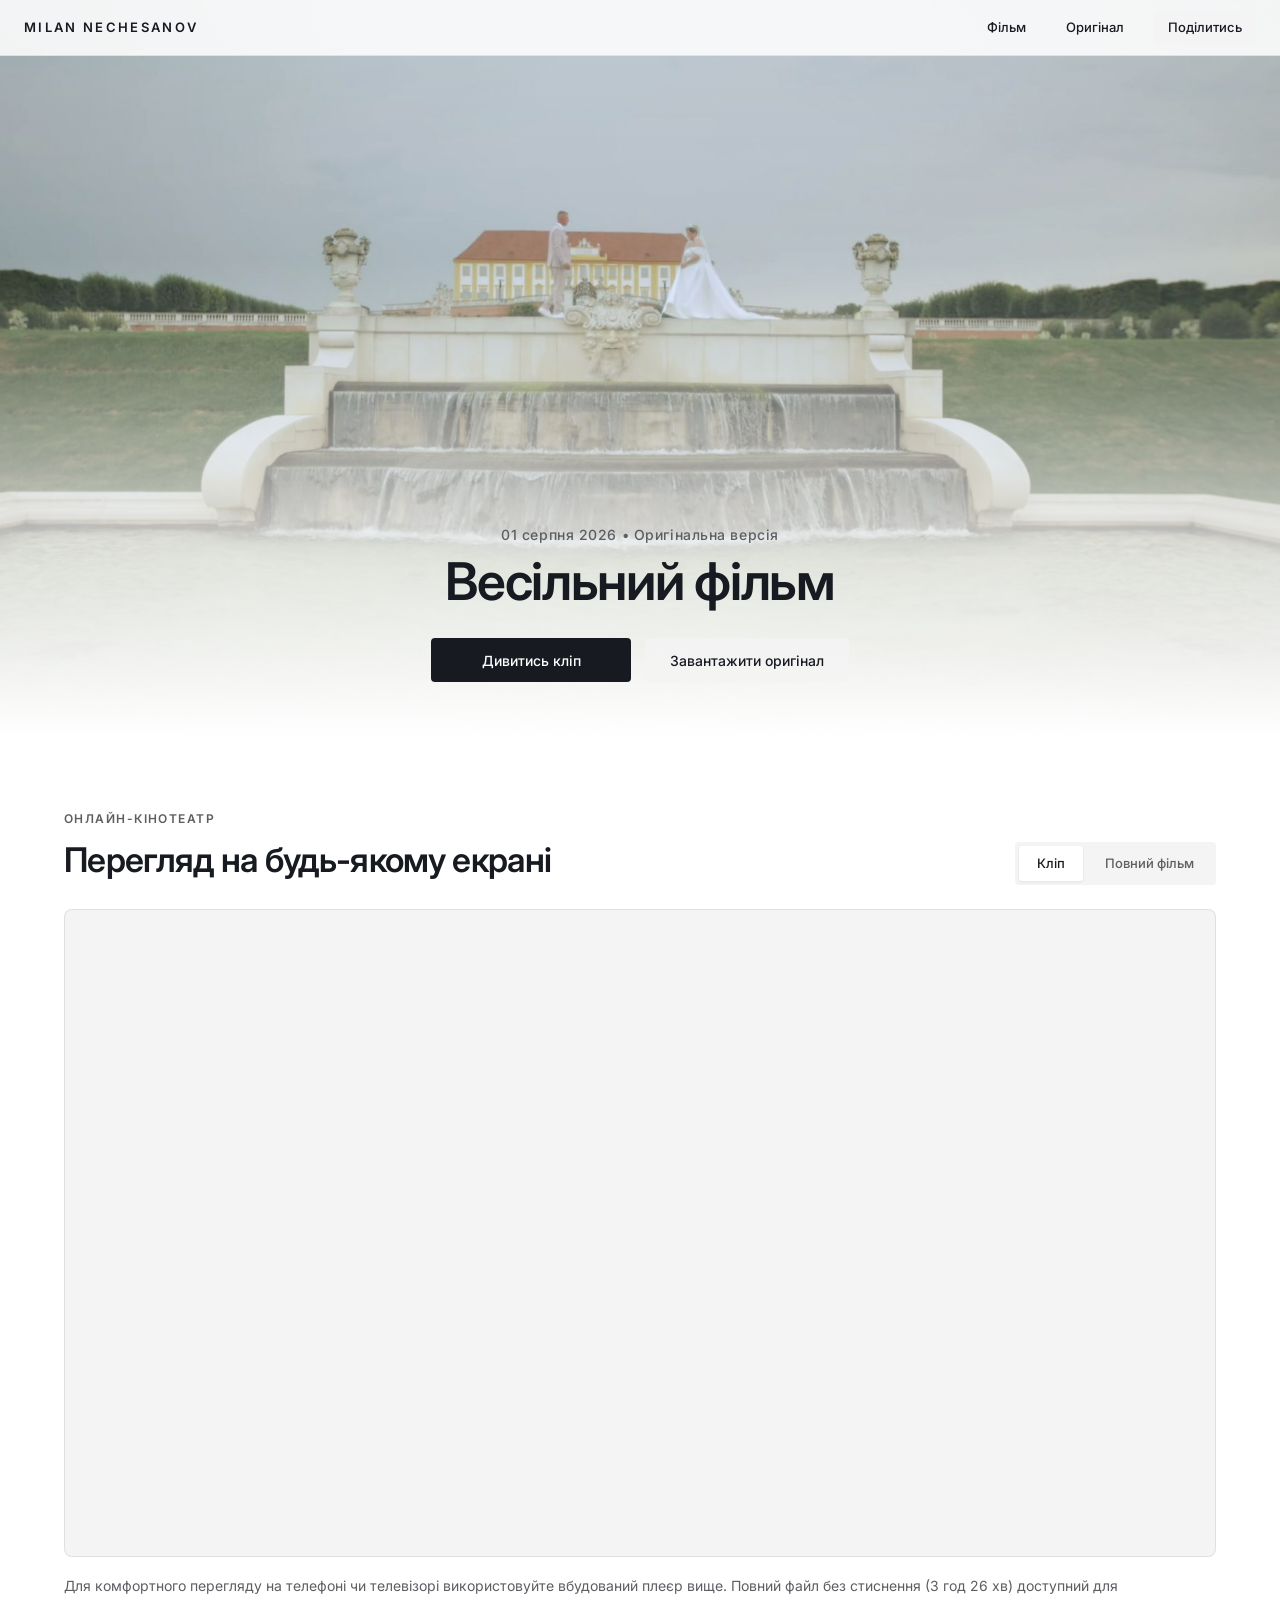
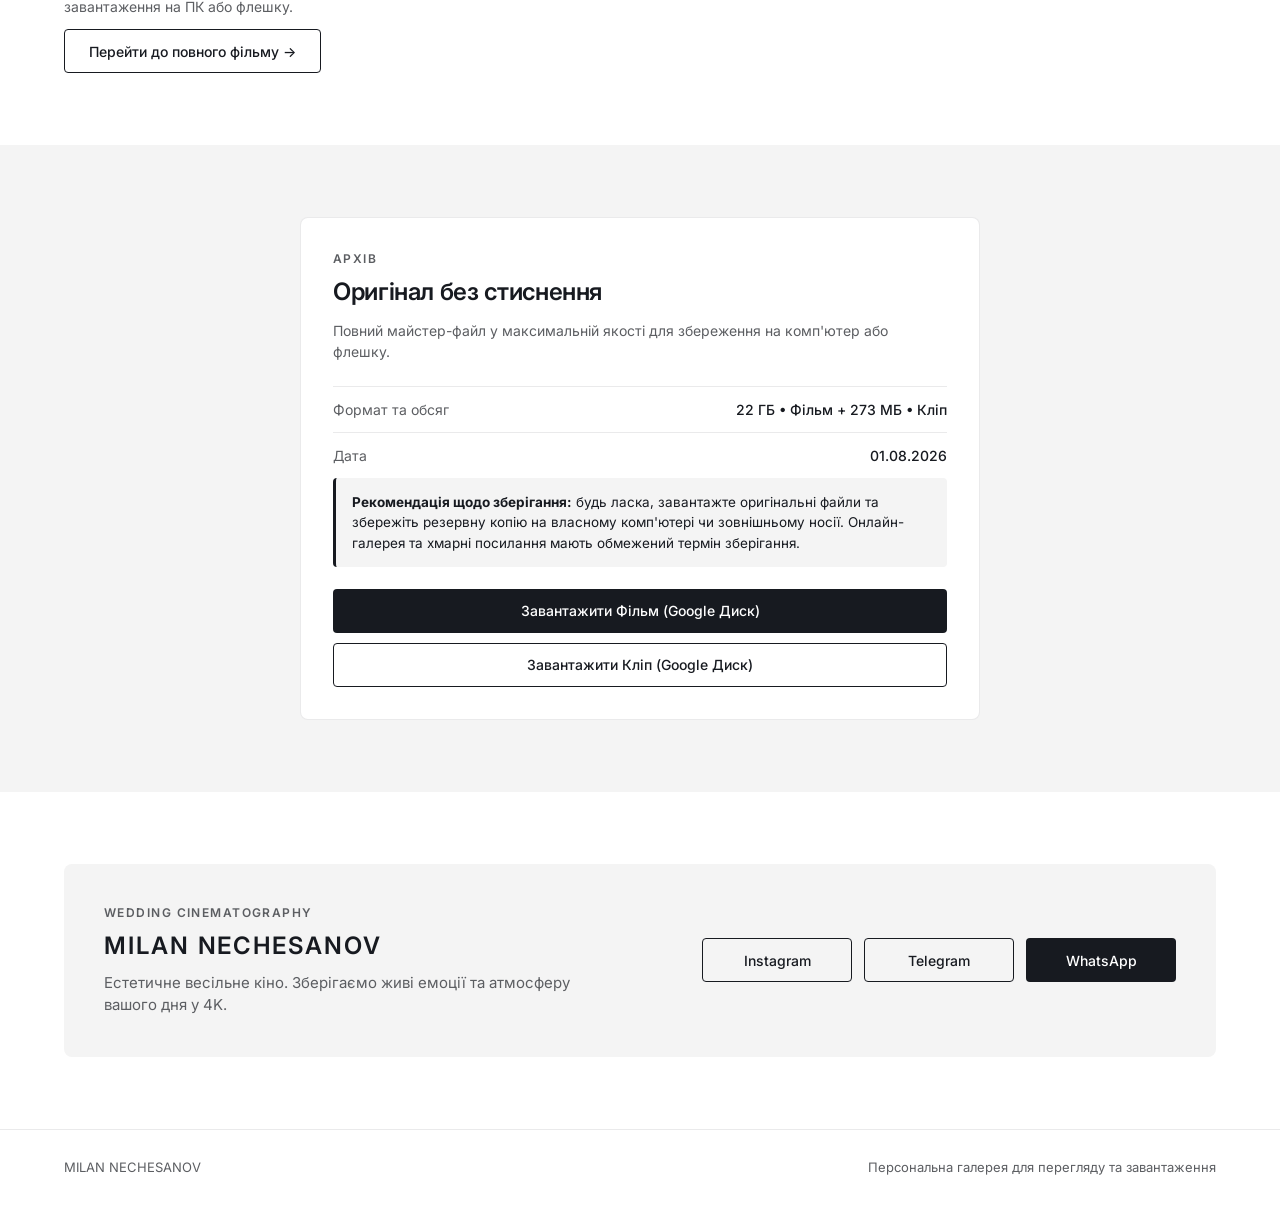
<file: index.html>
<!DOCTYPE html>
<html lang="uk">
<head>
  <meta charset="UTF-8" />
  <meta name="viewport" content="width=device-width, initial-scale=1.0, viewport-fit=cover" />
  <title>Весільний фільм (01.08.2026) — MILAN NECHESANOV</title>
  <meta name="description" content="01 серпня 2026 • Оригінальна версія. Онлайн-перегляд кліпу та повного фільму + завантаження оригіналу." />
  <meta name="theme-color" content="#FFFFFF" />

  <!-- Open Graph / Instagram / Telegram / WhatsApp Preview -->
  <meta property="og:type" content="website" />
  <meta property="og:site_name" content="MILAN NECHESANOV" />
  <meta property="og:title" content="Весільний фільм (01.08.2026) — MILAN NECHESANOV" />
  <meta property="og:description" content="01 серпня 2026 • Оригінальна версія. Онлайн-перегляд кліпу та повного фільму + завантаження оригіналу." />
  <meta property="og:image" content="https://milanpaparazzi.github.io/milan-films/assets/cover-01-08-26.jpg" />
  <meta property="og:image:width" content="1920" />
  <meta property="og:image:height" content="1080" />
  <meta property="og:url" content="https://milanpaparazzi.github.io/milan-films/" />

  <meta name="twitter:card" content="summary_large_image" />
  <meta name="twitter:title" content="Весільний фільм (01.08.2026) — MILAN NECHESANOV" />
  <meta name="twitter:description" content="01 серпня 2026 • Оригінальна версія. Онлайн-перегляд кліпу та повного фільму + завантаження оригіналу." />
  <meta name="twitter:image" content="https://milanpaparazzi.github.io/milan-films/assets/cover-01-08-26.jpg" />

  <link rel="preconnect" href="https://fonts.googleapis.com" />
  <link rel="preconnect" href="https://fonts.gstatic.com" crossorigin />
  <link href="https://fonts.googleapis.com/css2?family=Inter:wght@400;500;600&display=swap" rel="stylesheet" />
  <link rel="stylesheet" href="styles.css" />
</head>
<body>
  <!-- Minimalist Tesla-inspired sticky header -->
  <header class="top-nav">
    <a href="#" class="brand-wordmark" id="brand-wordmark">MILAN NECHESANOV</a>
    <nav class="nav-actions" aria-label="Навігація">
      <a href="#cinema" class="nav-link">Фільм</a>
      <a href="#download" class="nav-link">Оригінал</a>
      <button type="button" class="nav-pill" id="nav-share-btn">Поділитись</button>
    </nav>
  </header>

  <main>
    <!-- Hero Section -->
    <section class="hero" id="hero">
      <div class="hero-media">
        <img id="hero-cover" src="assets/cover-01-08-26.jpg" alt="Обкладинка весільного фільму" />
        <div class="hero-gradient"></div>
      </div>

      <div class="hero-content">
        <p class="hero-eyebrow" id="hero-subtitle">01 серпня 2026 • Оригінальна версія</p>
        <h1 class="hero-title" id="hero-title">Весільний фільм</h1>
        <div class="hero-cta-group">
          <a href="#cinema" class="btn btn-primary">Дивитись кліп</a>
          <a href="#download" class="btn btn-secondary">Завантажити оригінал</a>
        </div>
      </div>
    </section>

    <!-- Cinema Player Section -->
    <section class="section cinema-section" id="cinema">
      <div class="container">
        <div class="section-header">
          <div>
            <p class="section-kicker">Онлайн-кінотеатр</p>
            <h2 class="section-title">Перегляд на будь-якому екрані</h2>
          </div>
          <div class="player-tabs" id="player-tabs" role="tablist" aria-label="Вибір відео">
            <button type="button" class="tab-btn active" data-video="clip" role="tab" aria-selected="true">
              Кліп
            </button>
            <button type="button" class="tab-btn" data-video="full" role="tab" aria-selected="false">
              Повний фільм
            </button>
          </div>
        </div>

        <div class="player-frame" id="player-frame">
          <!-- YouTube iframe or clean placeholder injected by app.js -->
        </div>

        <div style="margin-top:18px;display:flex;flex-wrap:wrap;align-items:center;justify-content:space-between;gap:12px;">
          <p class="player-hint" id="wedding-note" style="margin:0;"></p>
          <button type="button" class="btn btn-outline" id="switch-to-full-btn">
            Перейти до повного фільму →
          </button>
        </div>
      </div>
    </section>

    <!-- Download Section -->
    <section class="section specs-section" id="download">
      <div class="container">
        <div class="cards-single">
          <article class="studio-card">
            <p class="card-kicker">Архів</p>
            <h3 class="card-title">Оригінал без стиснення</h3>
            <p class="card-desc">
              Повний майстер-файл у максимальній якості для збереження на комп'ютер або флешку.
            </p>
            <div class="spec-row">
              <span class="spec-label">Формат та обсяг</span>
              <span class="spec-value" id="drive-size">22 ГБ • Фільм + 273 МБ • Кліп</span>
            </div>
            <div class="spec-row">
              <span class="spec-label">Дата</span>
              <span class="spec-value" id="wedding-date">01.08.2026</span>
            </div>
            <p class="backup-notice">
              <strong>Рекомендація щодо зберігання:</strong> будь ласка, завантажте оригінальні файли та збережіть резервну копію на власному комп'ютері чи зовнішньому носії. Онлайн-галерея та хмарні посилання мають обмежений термін зберігання.
            </p>
            <div class="download-actions" style="display:flex;flex-direction:column;gap:10px;">
              <a id="drive-download-btn" href="#" target="_blank" rel="noopener noreferrer" class="btn btn-primary btn-full">
                Завантажити Фільм (Google Диск)
              </a>
              <a id="drive-clip-btn" href="#" target="_blank" rel="noopener noreferrer" class="btn btn-outline btn-full" hidden>
                Завантажити Кліп (Google Диск)
              </a>
            </div>
          </article>
        </div>
      </div>
    </section>

    <!-- Filmmaker Brand Section -->
    <section class="section brand-section" id="filmmaker">
      <div class="container">
        <div class="brand-card">
          <div class="brand-info">
            <p class="section-kicker" id="brand-tagline">Wedding Cinematography</p>
            <h2 class="brand-name" id="brand-name">MILAN NECHESANOV</h2>
            <p class="brand-bio" id="brand-bio"></p>
          </div>
          <div class="brand-links">
            <a id="brand-instagram" href="#" target="_blank" rel="noopener noreferrer" class="btn btn-outline">Instagram</a>
            <a id="brand-telegram" href="#" target="_blank" rel="noopener noreferrer" class="btn btn-outline">Telegram</a>
            <a id="brand-whatsapp" href="#" target="_blank" rel="noopener noreferrer" class="btn btn-primary">WhatsApp</a>
          </div>
        </div>
      </div>
    </section>
  </main>

  <footer class="site-footer">
    <div class="container footer-inner">
      <span id="footer-brand">MILAN NECHESANOV</span>
      <span>Персональна галерея для перегляду та завантаження</span>
    </div>
  </footer>

  <div class="toast" id="toast" role="status" aria-live="polite">Посилання скопійовано</div>

  <script>
    window.__WEDDING_SLUG__ = "milan-01-08-26";
    window.__BASE_PREFIX__ = "";
  </script>
  <script src="app.js"></script>
</body>
</html>
</file>
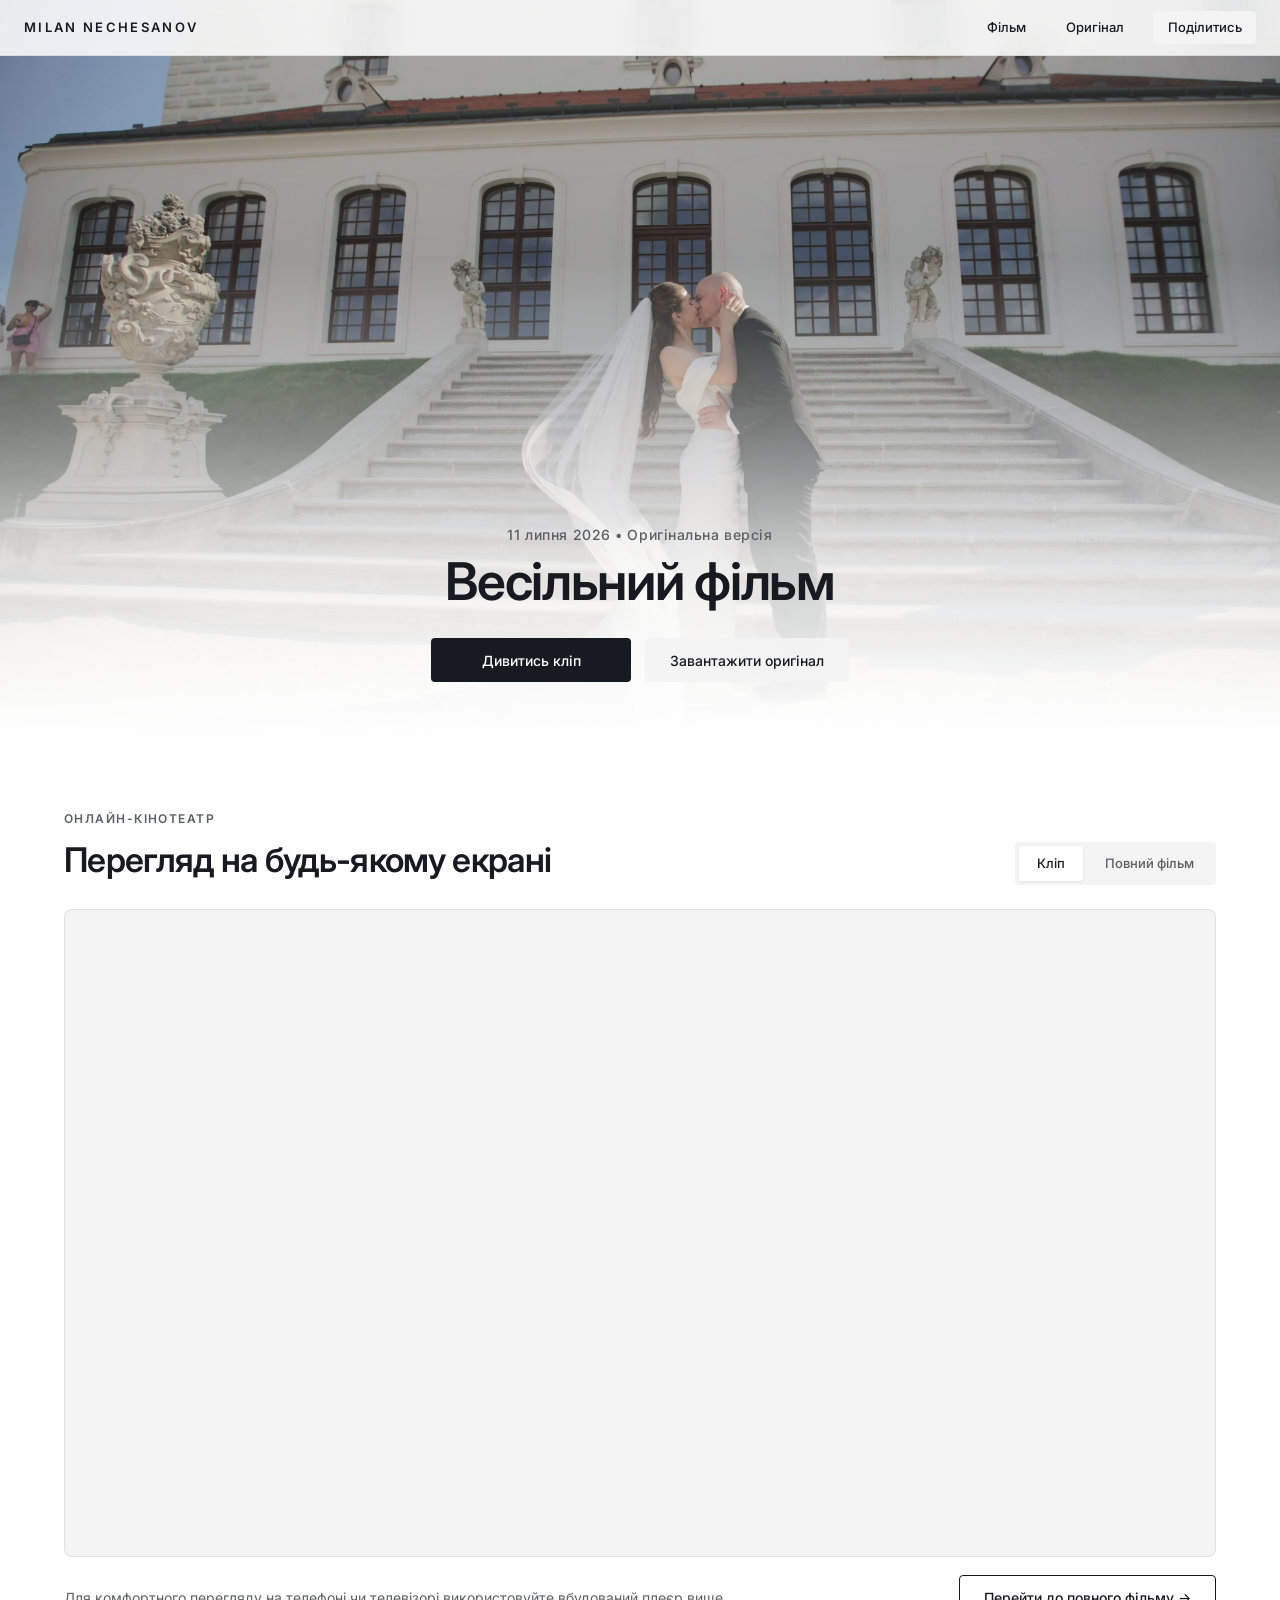
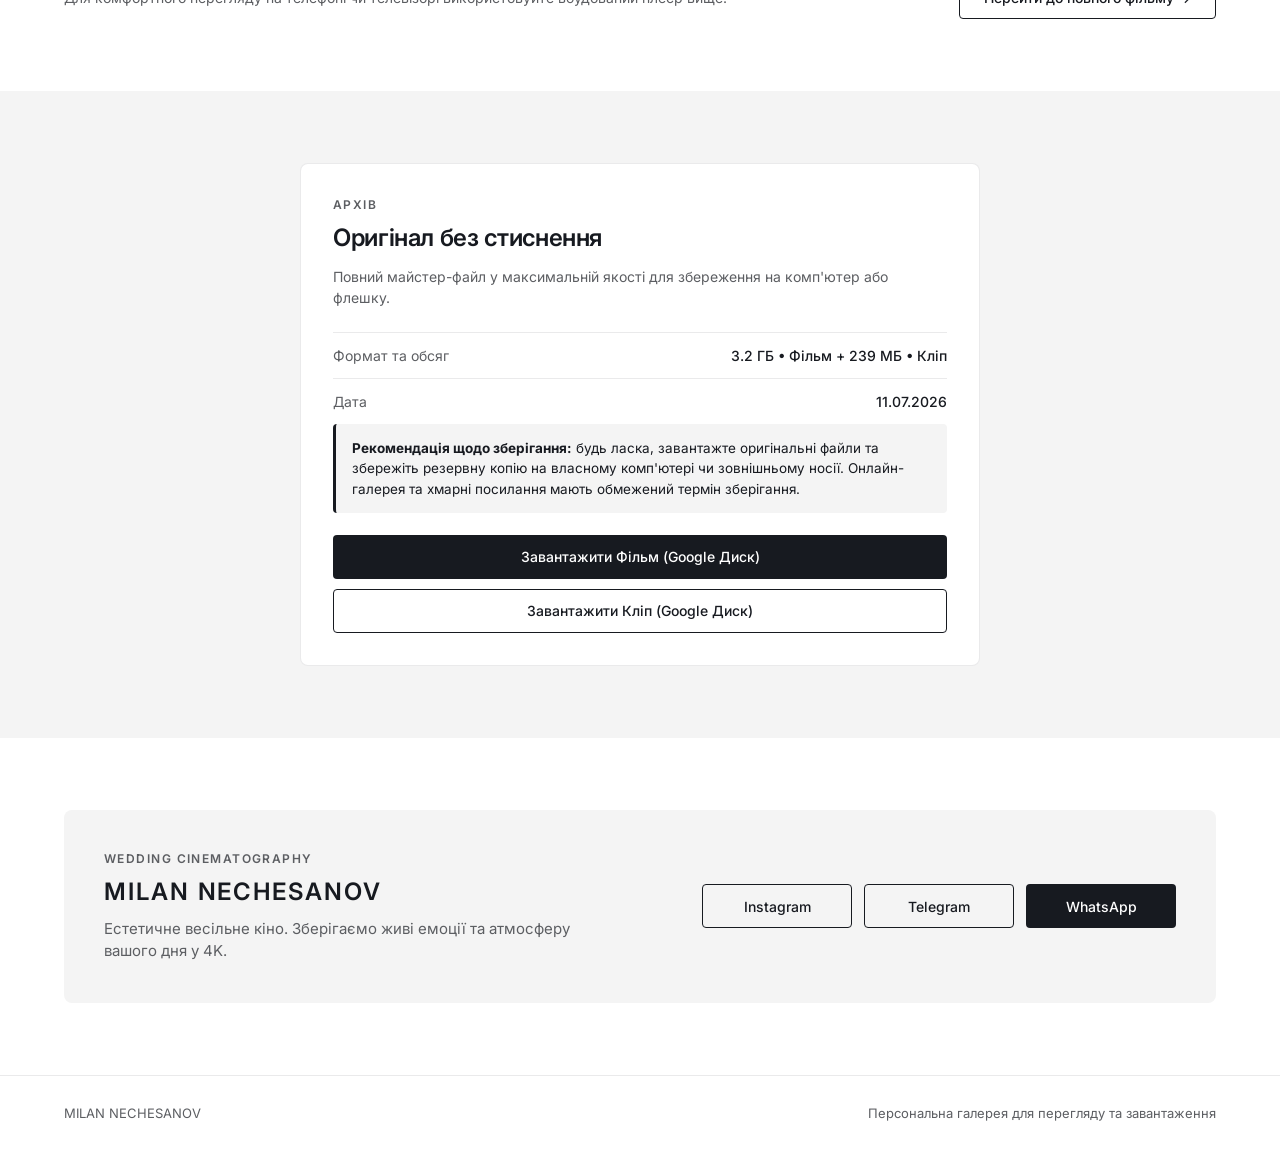
<file: 11-07-26/index.html>
<!DOCTYPE html>
<html lang="uk">
<head>
  <meta charset="UTF-8" />
  <meta name="viewport" content="width=device-width, initial-scale=1.0, viewport-fit=cover" />
  <title>Весільний фільм (11.07.2026) — MILAN NECHESANOV</title>
  <meta name="description" content="11 липня 2026 • Оригінальна версія. Онлайн-перегляд кліпу та повного фільму + завантаження оригіналу." />
  <meta name="theme-color" content="#FFFFFF" />

  <!-- Open Graph / Instagram / Telegram / WhatsApp Preview -->
  <meta property="og:type" content="website" />
  <meta property="og:site_name" content="MILAN NECHESANOV" />
  <meta property="og:title" content="Весільний фільм (11.07.2026) — MILAN NECHESANOV" />
  <meta property="og:description" content="11 липня 2026 • Оригінальна версія. Онлайн-перегляд кліпу та повного фільму + завантаження оригіналу." />
  <meta property="og:image" content="https://milanpaparazzi.github.io/milan-films/assets/cover-11-07-26.jpg" />
  <meta property="og:image:width" content="1920" />
  <meta property="og:image:height" content="1080" />
  <meta property="og:url" content="https://milanpaparazzi.github.io/milan-films/11-07-26/" />

  <meta name="twitter:card" content="summary_large_image" />
  <meta name="twitter:title" content="Весільний фільм (11.07.2026) — MILAN NECHESANOV" />
  <meta name="twitter:description" content="11 липня 2026 • Оригінальна версія. Онлайн-перегляд кліпу та повного фільму + завантаження оригіналу." />
  <meta name="twitter:image" content="https://milanpaparazzi.github.io/milan-films/assets/cover-11-07-26.jpg" />

  <link rel="preconnect" href="https://fonts.googleapis.com" />
  <link rel="preconnect" href="https://fonts.gstatic.com" crossorigin />
  <link href="https://fonts.googleapis.com/css2?family=Inter:wght@400;500;600&display=swap" rel="stylesheet" />
  <link rel="stylesheet" href="../styles.css" />
</head>
<body>
  <!-- Minimalist Tesla-inspired sticky header -->
  <header class="top-nav">
    <a href="#" class="brand-wordmark" id="brand-wordmark">MILAN NECHESANOV</a>
    <nav class="nav-actions" aria-label="Навігація">
      <a href="#cinema" class="nav-link">Фільм</a>
      <a href="#download" class="nav-link">Оригінал</a>
      <button type="button" class="nav-pill" id="nav-share-btn">Поділитись</button>
    </nav>
  </header>

  <main>
    <!-- Hero Section -->
    <section class="hero" id="hero">
      <div class="hero-media">
        <img id="hero-cover" src="../assets/cover-11-07-26.jpg" alt="Обкладинка весільного фільму" />
        <div class="hero-gradient"></div>
      </div>

      <div class="hero-content">
        <p class="hero-eyebrow" id="hero-subtitle">11 липня 2026 • Оригінальна версія</p>
        <h1 class="hero-title" id="hero-title">Весільний фільм</h1>
        <div class="hero-cta-group">
          <a href="#cinema" class="btn btn-primary">Дивитись кліп</a>
          <a href="#download" class="btn btn-secondary">Завантажити оригінал</a>
        </div>
      </div>
    </section>

    <!-- Cinema Player Section -->
    <section class="section cinema-section" id="cinema">
      <div class="container">
        <div class="section-header">
          <div>
            <p class="section-kicker">Онлайн-кінотеатр</p>
            <h2 class="section-title">Перегляд на будь-якому екрані</h2>
          </div>
          <div class="player-tabs" id="player-tabs" role="tablist" aria-label="Вибір відео">
            <button type="button" class="tab-btn active" data-video="clip" role="tab" aria-selected="true">
              Кліп
            </button>
            <button type="button" class="tab-btn" data-video="full" role="tab" aria-selected="false">
              Повний фільм
            </button>
          </div>
        </div>

        <div class="player-frame" id="player-frame">
          <!-- YouTube iframe or clean placeholder injected by app.js -->
        </div>

        <div style="margin-top:18px;display:flex;flex-wrap:wrap;align-items:center;justify-content:space-between;gap:12px;">
          <p class="player-hint" id="wedding-note" style="margin:0;"></p>
          <button type="button" class="btn btn-outline" id="switch-to-full-btn">
            Перейти до повного фільму →
          </button>
        </div>
      </div>
    </section>

    <!-- Download Section -->
    <section class="section specs-section" id="download">
      <div class="container">
        <div class="cards-single">
          <article class="studio-card">
            <p class="card-kicker">Архів</p>
            <h3 class="card-title">Оригінал без стиснення</h3>
            <p class="card-desc">
              Повний майстер-файл у максимальній якості для збереження на комп'ютер або флешку.
            </p>
            <div class="spec-row">
              <span class="spec-label">Формат та обсяг</span>
              <span class="spec-value" id="drive-size">3.2 ГБ • Фільм + 239 МБ • Кліп</span>
            </div>
            <div class="spec-row">
              <span class="spec-label">Дата</span>
              <span class="spec-value" id="wedding-date">11.07.2026</span>
            </div>
            <p class="backup-notice">
              <strong>Рекомендація щодо зберігання:</strong> будь ласка, завантажте оригінальні файли та збережіть резервну копію на власному комп'ютері чи зовнішньому носії. Онлайн-галерея та хмарні посилання мають обмежений термін зберігання.
            </p>
            <div class="download-actions" style="display:flex;flex-direction:column;gap:10px;">
              <a id="drive-download-btn" href="#" target="_blank" rel="noopener noreferrer" class="btn btn-primary btn-full">
                Завантажити Фільм (Google Диск)
              </a>
              <a id="drive-clip-btn" href="#" target="_blank" rel="noopener noreferrer" class="btn btn-outline btn-full" hidden>
                Завантажити Кліп (Google Диск)
              </a>
            </div>
          </article>
        </div>
      </div>
    </section>

    <!-- Filmmaker Brand Section -->
    <section class="section brand-section" id="filmmaker">
      <div class="container">
        <div class="brand-card">
          <div class="brand-info">
            <p class="section-kicker" id="brand-tagline">Wedding Cinematography</p>
            <h2 class="brand-name" id="brand-name">MILAN NECHESANOV</h2>
            <p class="brand-bio" id="brand-bio"></p>
          </div>
          <div class="brand-links">
            <a id="brand-instagram" href="#" target="_blank" rel="noopener noreferrer" class="btn btn-outline">Instagram</a>
            <a id="brand-telegram" href="#" target="_blank" rel="noopener noreferrer" class="btn btn-outline">Telegram</a>
            <a id="brand-whatsapp" href="#" target="_blank" rel="noopener noreferrer" class="btn btn-primary">WhatsApp</a>
          </div>
        </div>
      </div>
    </section>
  </main>

  <footer class="site-footer">
    <div class="container footer-inner">
      <span id="footer-brand">MILAN NECHESANOV</span>
      <span>Персональна галерея для перегляду та завантаження</span>
    </div>
  </footer>

  <div class="toast" id="toast" role="status" aria-live="polite">Посилання скопійовано</div>

  <script>
    window.__WEDDING_SLUG__ = "11-07-26";
    window.__BASE_PREFIX__ = "../";
  </script>
  <script src="../app.js"></script>
</body>
</html>
</file>
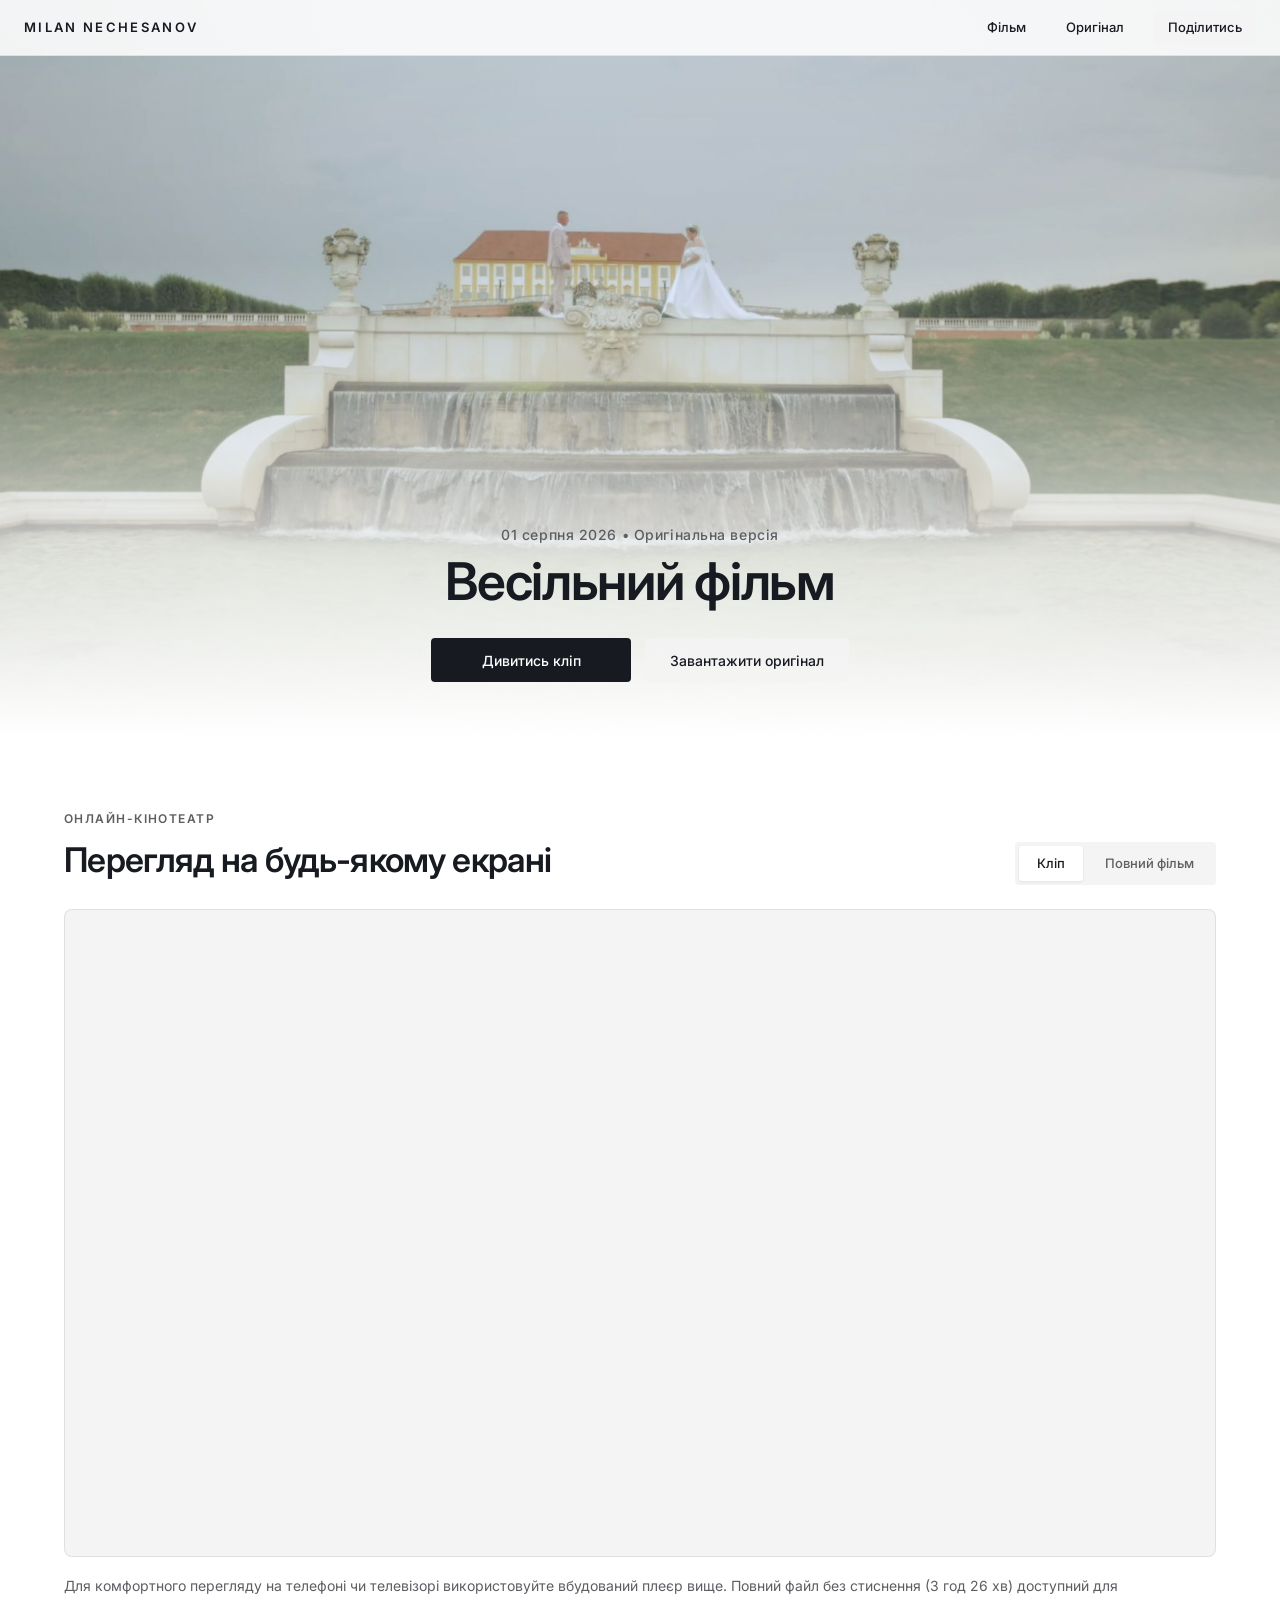
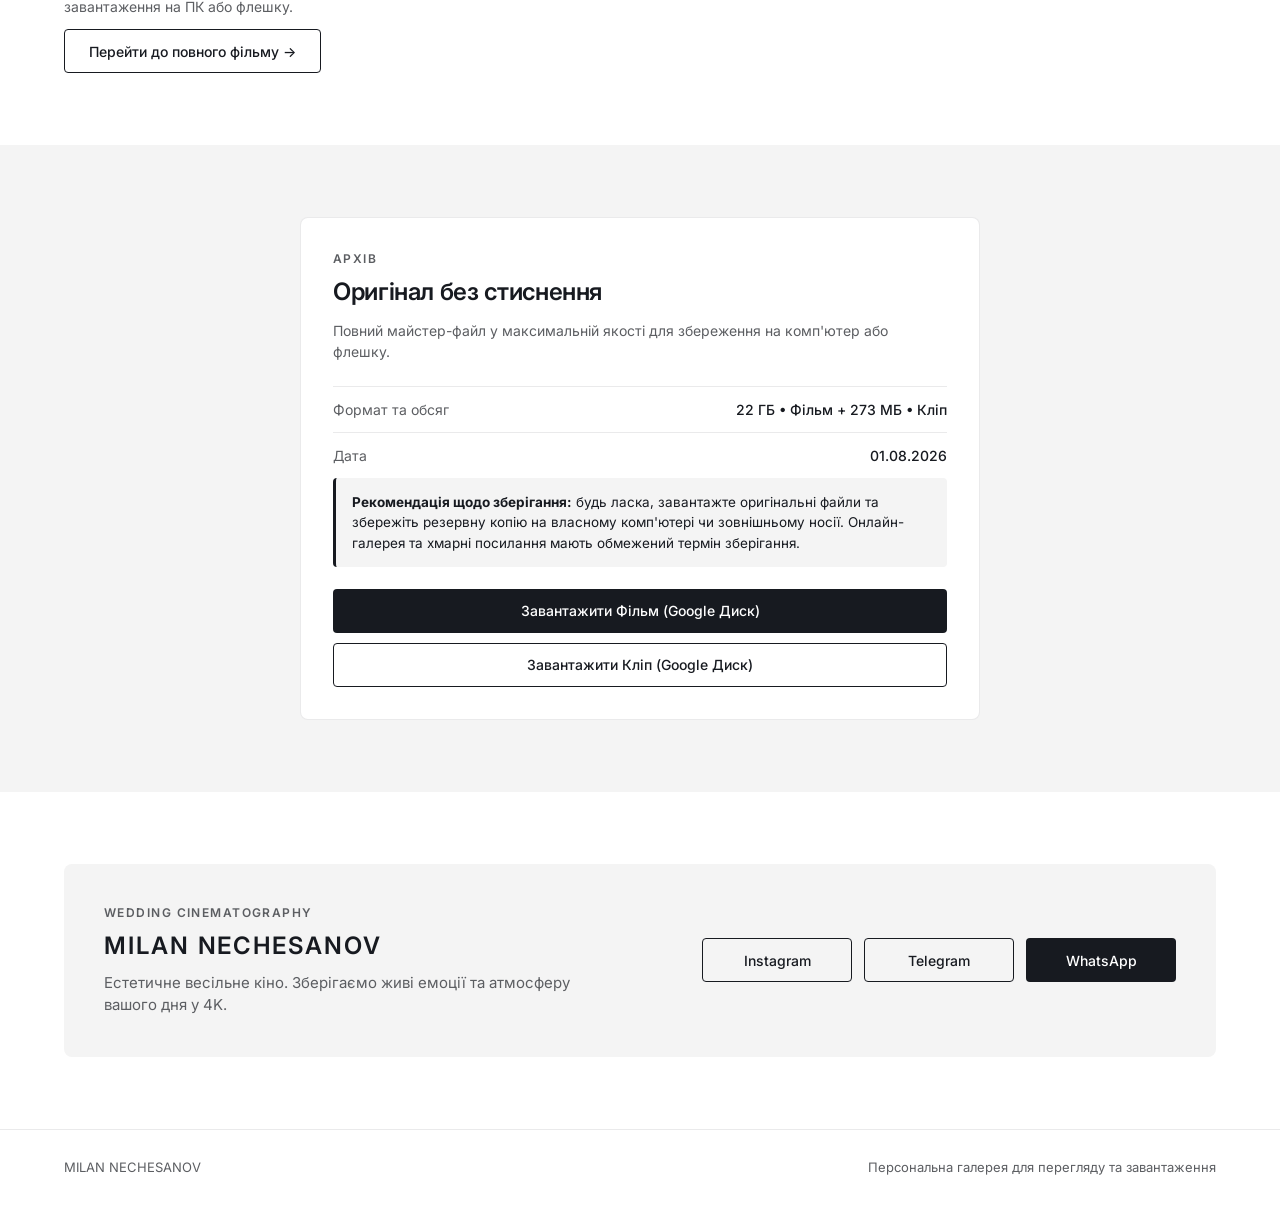
<file: milan-01-08-26/index.html>
<!DOCTYPE html>
<html lang="uk">
<head>
  <meta charset="UTF-8" />
  <meta name="viewport" content="width=device-width, initial-scale=1.0, viewport-fit=cover" />
  <title>Весільний фільм (01.08.2026) — MILAN NECHESANOV</title>
  <meta name="description" content="01 серпня 2026 • Оригінальна версія. Онлайн-перегляд кліпу та повного фільму + завантаження оригіналу." />
  <meta name="theme-color" content="#FFFFFF" />

  <!-- Open Graph / Instagram / Telegram / WhatsApp Preview -->
  <meta property="og:type" content="website" />
  <meta property="og:site_name" content="MILAN NECHESANOV" />
  <meta property="og:title" content="Весільний фільм (01.08.2026) — MILAN NECHESANOV" />
  <meta property="og:description" content="01 серпня 2026 • Оригінальна версія. Онлайн-перегляд кліпу та повного фільму + завантаження оригіналу." />
  <meta property="og:image" content="https://milanpaparazzi.github.io/milan-films/assets/cover-01-08-26.jpg" />
  <meta property="og:image:width" content="1920" />
  <meta property="og:image:height" content="1080" />
  <meta property="og:url" content="https://milanpaparazzi.github.io/milan-films/milan-01-08-26/" />

  <meta name="twitter:card" content="summary_large_image" />
  <meta name="twitter:title" content="Весільний фільм (01.08.2026) — MILAN NECHESANOV" />
  <meta name="twitter:description" content="01 серпня 2026 • Оригінальна версія. Онлайн-перегляд кліпу та повного фільму + завантаження оригіналу." />
  <meta name="twitter:image" content="https://milanpaparazzi.github.io/milan-films/assets/cover-01-08-26.jpg" />

  <link rel="preconnect" href="https://fonts.googleapis.com" />
  <link rel="preconnect" href="https://fonts.gstatic.com" crossorigin />
  <link href="https://fonts.googleapis.com/css2?family=Inter:wght@400;500;600&display=swap" rel="stylesheet" />
  <link rel="stylesheet" href="../styles.css" />
</head>
<body>
  <!-- Minimalist Tesla-inspired sticky header -->
  <header class="top-nav">
    <a href="#" class="brand-wordmark" id="brand-wordmark">MILAN NECHESANOV</a>
    <nav class="nav-actions" aria-label="Навігація">
      <a href="#cinema" class="nav-link">Фільм</a>
      <a href="#download" class="nav-link">Оригінал</a>
      <button type="button" class="nav-pill" id="nav-share-btn">Поділитись</button>
    </nav>
  </header>

  <main>
    <!-- Hero Section -->
    <section class="hero" id="hero">
      <div class="hero-media">
        <img id="hero-cover" src="../assets/cover-01-08-26.jpg" alt="Обкладинка весільного фільму" />
        <div class="hero-gradient"></div>
      </div>

      <div class="hero-content">
        <p class="hero-eyebrow" id="hero-subtitle">01 серпня 2026 • Оригінальна версія</p>
        <h1 class="hero-title" id="hero-title">Весільний фільм</h1>
        <div class="hero-cta-group">
          <a href="#cinema" class="btn btn-primary">Дивитись кліп</a>
          <a href="#download" class="btn btn-secondary">Завантажити оригінал</a>
        </div>
      </div>
    </section>

    <!-- Cinema Player Section -->
    <section class="section cinema-section" id="cinema">
      <div class="container">
        <div class="section-header">
          <div>
            <p class="section-kicker">Онлайн-кінотеатр</p>
            <h2 class="section-title">Перегляд на будь-якому екрані</h2>
          </div>
          <div class="player-tabs" id="player-tabs" role="tablist" aria-label="Вибір відео">
            <button type="button" class="tab-btn active" data-video="clip" role="tab" aria-selected="true">
              Кліп
            </button>
            <button type="button" class="tab-btn" data-video="full" role="tab" aria-selected="false">
              Повний фільм
            </button>
          </div>
        </div>

        <div class="player-frame" id="player-frame">
          <!-- YouTube iframe or clean placeholder injected by app.js -->
        </div>

        <div style="margin-top:18px;display:flex;flex-wrap:wrap;align-items:center;justify-content:space-between;gap:12px;">
          <p class="player-hint" id="wedding-note" style="margin:0;"></p>
          <button type="button" class="btn btn-outline" id="switch-to-full-btn">
            Перейти до повного фільму →
          </button>
        </div>
      </div>
    </section>

    <!-- Download Section -->
    <section class="section specs-section" id="download">
      <div class="container">
        <div class="cards-single">
          <article class="studio-card">
            <p class="card-kicker">Архів</p>
            <h3 class="card-title">Оригінал без стиснення</h3>
            <p class="card-desc">
              Повний майстер-файл у максимальній якості для збереження на комп'ютер або флешку.
            </p>
            <div class="spec-row">
              <span class="spec-label">Формат та обсяг</span>
              <span class="spec-value" id="drive-size">22 ГБ • Фільм + 273 МБ • Кліп</span>
            </div>
            <div class="spec-row">
              <span class="spec-label">Дата</span>
              <span class="spec-value" id="wedding-date">01.08.2026</span>
            </div>
            <p class="backup-notice">
              <strong>Рекомендація щодо зберігання:</strong> будь ласка, завантажте оригінальні файли та збережіть резервну копію на власному комп'ютері чи зовнішньому носії. Онлайн-галерея та хмарні посилання мають обмежений термін зберігання.
            </p>
            <div class="download-actions" style="display:flex;flex-direction:column;gap:10px;">
              <a id="drive-download-btn" href="#" target="_blank" rel="noopener noreferrer" class="btn btn-primary btn-full">
                Завантажити Фільм (Google Диск)
              </a>
              <a id="drive-clip-btn" href="#" target="_blank" rel="noopener noreferrer" class="btn btn-outline btn-full" hidden>
                Завантажити Кліп (Google Диск)
              </a>
            </div>
          </article>
        </div>
      </div>
    </section>

    <!-- Filmmaker Brand Section -->
    <section class="section brand-section" id="filmmaker">
      <div class="container">
        <div class="brand-card">
          <div class="brand-info">
            <p class="section-kicker" id="brand-tagline">Wedding Cinematography</p>
            <h2 class="brand-name" id="brand-name">MILAN NECHESANOV</h2>
            <p class="brand-bio" id="brand-bio"></p>
          </div>
          <div class="brand-links">
            <a id="brand-instagram" href="#" target="_blank" rel="noopener noreferrer" class="btn btn-outline">Instagram</a>
            <a id="brand-telegram" href="#" target="_blank" rel="noopener noreferrer" class="btn btn-outline">Telegram</a>
            <a id="brand-whatsapp" href="#" target="_blank" rel="noopener noreferrer" class="btn btn-primary">WhatsApp</a>
          </div>
        </div>
      </div>
    </section>
  </main>

  <footer class="site-footer">
    <div class="container footer-inner">
      <span id="footer-brand">MILAN NECHESANOV</span>
      <span>Персональна галерея для перегляду та завантаження</span>
    </div>
  </footer>

  <div class="toast" id="toast" role="status" aria-live="polite">Посилання скопійовано</div>

  <script>
    window.__WEDDING_SLUG__ = "milan-01-08-26";
    window.__BASE_PREFIX__ = "../";
  </script>
  <script src="../app.js"></script>
</body>
</html>
</file>
<file: styles.css>
:root {
  --bg: #ffffff;
  --surface: #f4f4f4;
  --surface-hover: #eaeaea;
  --ink: #171a20;
  --ink-muted: #5c5e62;
  --border: rgba(23, 26, 32, 0.09);
  --radius: 4px;
  --radius-lg: 8px;
  --nav-h: 56px;
  --container: 1200px;
}

*,
*::before,
*::after {
  box-sizing: border-box;
}

html {
  scroll-behavior: smooth;
  -webkit-font-smoothing: antialiased;
  -moz-osx-font-smoothing: grayscale;
}

body {
  margin: 0;
  font-family: "Inter", -apple-system, BlinkMacSystemFont, "SF Pro Display", "Segoe UI", Roboto, sans-serif;
  color: var(--ink);
  background: var(--bg);
  line-height: 1.5;
  overflow-x: hidden;
}

/* TV / Keyboard remote focus ring */
:focus-visible {
  outline: 3px solid var(--ink);
  outline-offset: 3px;
}

.container {
  width: 100%;
  max-width: var(--container);
  margin: 0 auto;
  padding: 0 24px;
}

/* Top Navigation */
.top-nav {
  position: fixed;
  top: 0;
  left: 0;
  right: 0;
  height: var(--nav-h);
  z-index: 50;
  display: flex;
  align-items: center;
  justify-content: space-between;
  padding: 0 24px;
  background: rgba(255, 255, 255, 0.86);
  backdrop-filter: blur(16px);
  -webkit-backdrop-filter: blur(16px);
  border-bottom: 1px solid var(--border);
}

.brand-wordmark {
  font-size: 13px;
  font-weight: 600;
  letter-spacing: 0.18em;
  text-decoration: none;
  color: var(--ink);
  white-space: nowrap;
}

.nav-actions {
  display: flex;
  align-items: center;
  gap: 20px;
}

.nav-link {
  font-size: 13px;
  font-weight: 500;
  color: var(--ink);
  text-decoration: none;
  padding: 6px 10px;
  border-radius: var(--radius);
  transition: background 0.2s ease;
}

.nav-link:hover {
  background: var(--surface);
}

.nav-pill {
  font: inherit;
  font-size: 13px;
  font-weight: 500;
  color: var(--ink);
  background: var(--surface);
  border: none;
  border-radius: var(--radius);
  padding: 7px 14px;
  cursor: pointer;
  transition: background 0.2s ease;
}

.nav-pill:hover {
  background: var(--surface-hover);
}

/* Hero Section */
.hero {
  position: relative;
  min-height: 82vh;
  padding-top: var(--nav-h);
  display: flex;
  align-items: flex-end;
  justify-content: center;
  background: #f8f8f8;
  overflow: hidden;
}

.hero-media {
  position: absolute;
  inset: 0;
}

.hero-media img {
  width: 100%;
  height: 100%;
  object-fit: cover;
  object-position: center;
  display: block;
}

/* Light Tesla-style bottom fade into white */
.hero-gradient {
  position: absolute;
  inset: 0;
  background: linear-gradient(
    to bottom,
    rgba(255, 255, 255, 0.18) 0%,
    rgba(255, 255, 255, 0.05) 35%,
    rgba(255, 255, 255, 0.78) 76%,
    rgba(255, 255, 255, 1) 100%
  );
}

.hero-content {
  position: relative;
  z-index: 2;
  text-align: center;
  padding: 48px 24px 56px;
  max-width: 760px;
  width: 100%;
}

.hero-eyebrow {
  margin: 0 0 8px;
  font-size: 14px;
  font-weight: 500;
  letter-spacing: 0.04em;
  color: var(--ink-muted);
}

.hero-title {
  margin: 0 0 28px;
  font-size: clamp(32px, 5vw, 52px);
  font-weight: 600;
  letter-spacing: -0.025em;
  line-height: 1.1;
  color: var(--ink);
}

.hero-cta-group {
  display: flex;
  flex-wrap: wrap;
  justify-content: center;
  gap: 14px;
}

/* Tesla-style crisp buttons */
.btn {
  display: inline-flex;
  align-items: center;
  justify-content: center;
  min-width: 200px;
  height: 44px;
  padding: 0 24px;
  font: inherit;
  font-size: 14px;
  font-weight: 500;
  text-decoration: none;
  border-radius: var(--radius);
  cursor: pointer;
  border: 1.5px solid transparent;
  transition: transform 0.15s ease, background 0.2s ease, border-color 0.2s ease;
}

.btn:active {
  transform: scale(0.985);
}

.btn-primary {
  background: var(--ink);
  color: #ffffff;
}

.btn-primary:hover {
  background: #2c3038;
}

.btn-secondary {
  background: rgba(244, 244, 244, 0.92);
  color: var(--ink);
  backdrop-filter: blur(8px);
}

.btn-secondary:hover {
  background: #e5e5e5;
}

.btn-outline {
  background: transparent;
  color: var(--ink);
  border-color: var(--ink);
}

.btn-outline:hover {
  background: var(--ink);
  color: #ffffff;
}

.btn-full {
  width: 100%;
  min-width: 0;
}

/* Sections */
.section {
  padding: 72px 0;
}

.section-header {
  display: flex;
  flex-wrap: wrap;
  align-items: flex-end;
  justify-content: space-between;
  gap: 20px;
  margin-bottom: 24px;
}

.section-kicker,
.card-kicker {
  margin: 0 0 6px;
  font-size: 12px;
  font-weight: 600;
  letter-spacing: 0.12em;
  text-transform: uppercase;
  color: var(--ink-muted);
}

.section-title {
  margin: 0;
  font-size: clamp(24px, 3vw, 34px);
  font-weight: 600;
  letter-spacing: -0.02em;
}

/* Tabs */
.player-tabs {
  display: inline-flex;
  background: var(--surface);
  padding: 4px;
  border-radius: var(--radius);
  gap: 4px;
}

.tab-btn {
  font: inherit;
  font-size: 13px;
  font-weight: 500;
  color: var(--ink-muted);
  background: transparent;
  border: none;
  padding: 8px 18px;
  border-radius: 3px;
  cursor: pointer;
  transition: background 0.2s ease, color 0.2s ease;
}

.tab-btn.active {
  background: #ffffff;
  color: var(--ink);
  box-shadow: 0 1px 3px rgba(0, 0, 0, 0.08);
}

/* Cinema 16:9 Player */
.player-frame {
  position: relative;
  width: 100%;
  aspect-ratio: 16 / 9;
  background: var(--surface);
  border-radius: var(--radius-lg);
  overflow: hidden;
  border: 1px solid var(--border);
}

.player-frame iframe {
  position: absolute;
  inset: 0;
  width: 100%;
  height: 100%;
  border: 0;
}

.player-placeholder {
  position: absolute;
  inset: 0;
  display: flex;
  flex-direction: column;
  align-items: center;
  justify-content: center;
  text-align: center;
  padding: 24px;
  color: var(--ink-muted);
}

.player-placeholder strong {
  color: var(--ink);
  font-size: 18px;
  margin-bottom: 8px;
}

.player-hint {
  margin: 16px 0 0;
  font-size: 14px;
  color: var(--ink-muted);
}

/* Cards Grid */
.specs-section {
  background: var(--surface);
}

.cards-grid {
  display: grid;
  grid-template-columns: repeat(2, minmax(0, 1fr));
  gap: 24px;
}

.cards-single {
  max-width: 680px;
  margin: 0 auto;
}

.studio-card {
  background: #ffffff;
  border: 1px solid var(--border);
  border-radius: var(--radius-lg);
  padding: 32px;
  display: flex;
  flex-direction: column;
}

.card-title {
  margin: 0 0 10px;
  font-size: 24px;
  font-weight: 600;
  letter-spacing: -0.015em;
}

.card-desc {
  margin: 0 0 24px;
  font-size: 14px;
  color: var(--ink-muted);
  flex: 1;
}

.spec-row {
  display: flex;
  justify-content: space-between;
  align-items: center;
  padding: 12px 0;
  border-top: 1px solid var(--border);
  font-size: 14px;
}

.spec-row:last-of-type {
  margin-bottom: 24px;
  border-bottom: 1px solid var(--border);
}

.spec-label {
  color: var(--ink-muted);
}

.spec-value {
  font-weight: 500;
  color: var(--ink);
}

.backup-notice {
  margin: 0 0 22px;
  padding: 14px 16px;
  background: var(--surface);
  border-left: 3px solid var(--ink);
  border-radius: var(--radius);
  font-size: 13.5px;
  line-height: 1.5;
  color: var(--ink);
}

/* Brand Section */
.brand-card {
  background: var(--surface);
  border-radius: var(--radius-lg);
  padding: 40px;
  display: flex;
  flex-wrap: wrap;
  align-items: center;
  justify-content: space-between;
  gap: 24px;
}

.brand-name {
  margin: 0 0 8px;
  font-size: 24px;
  font-weight: 600;
  letter-spacing: 0.08em;
}

.brand-bio {
  margin: 0;
  max-width: 520px;
  font-size: 15px;
  color: var(--ink-muted);
}

.brand-links {
  display: flex;
  flex-wrap: wrap;
  gap: 12px;
}

.brand-links .btn {
  min-width: 150px;
}

/* Footer */
.site-footer {
  padding: 28px 0 40px;
  border-top: 1px solid var(--border);
  font-size: 13px;
  color: var(--ink-muted);
}

.footer-inner {
  display: flex;
  flex-wrap: wrap;
  justify-content: space-between;
  gap: 12px;
}

/* Toast */
.toast {
  position: fixed;
  bottom: 24px;
  left: 50%;
  transform: translateX(-50%) translateY(16px);
  background: var(--ink);
  color: #ffffff;
  padding: 10px 20px;
  border-radius: var(--radius);
  font-size: 14px;
  font-weight: 500;
  opacity: 0;
  pointer-events: none;
  transition: opacity 0.25s ease, transform 0.25s ease;
  z-index: 100;
}

.toast.show {
  opacity: 1;
  transform: translateX(-50%) translateY(0);
}

/* Mobile Responsive */
@media (max-width: 768px) {
  .nav-link {
    display: none;
  }

  .hero {
    min-height: 76vh;
  }

  .hero-cta-group .btn {
    width: 100%;
  }

  .section {
    padding: 48px 0;
  }

  .cards-grid {
    grid-template-columns: 1fr;
  }

  .studio-card,
  .brand-card {
    padding: 24px;
  }

  .brand-links {
    width: 100%;
  }

  .brand-links .btn {
    flex: 1;
  }
}

/* Smart TV / 4K 10-foot UI */
@media (min-width: 1600px) {
  :root {
    --container: 1480px;
    --nav-h: 68px;
  }

  body {
    font-size: 18px;
  }

  .brand-wordmark {
    font-size: 16px;
  }

  .nav-link,
  .nav-pill {
    font-size: 16px;
  }

  .btn {
    height: 54px;
    font-size: 16px;
    min-width: 240px;
  }

  .studio-card {
    padding: 44px;
  }
}
</file>
